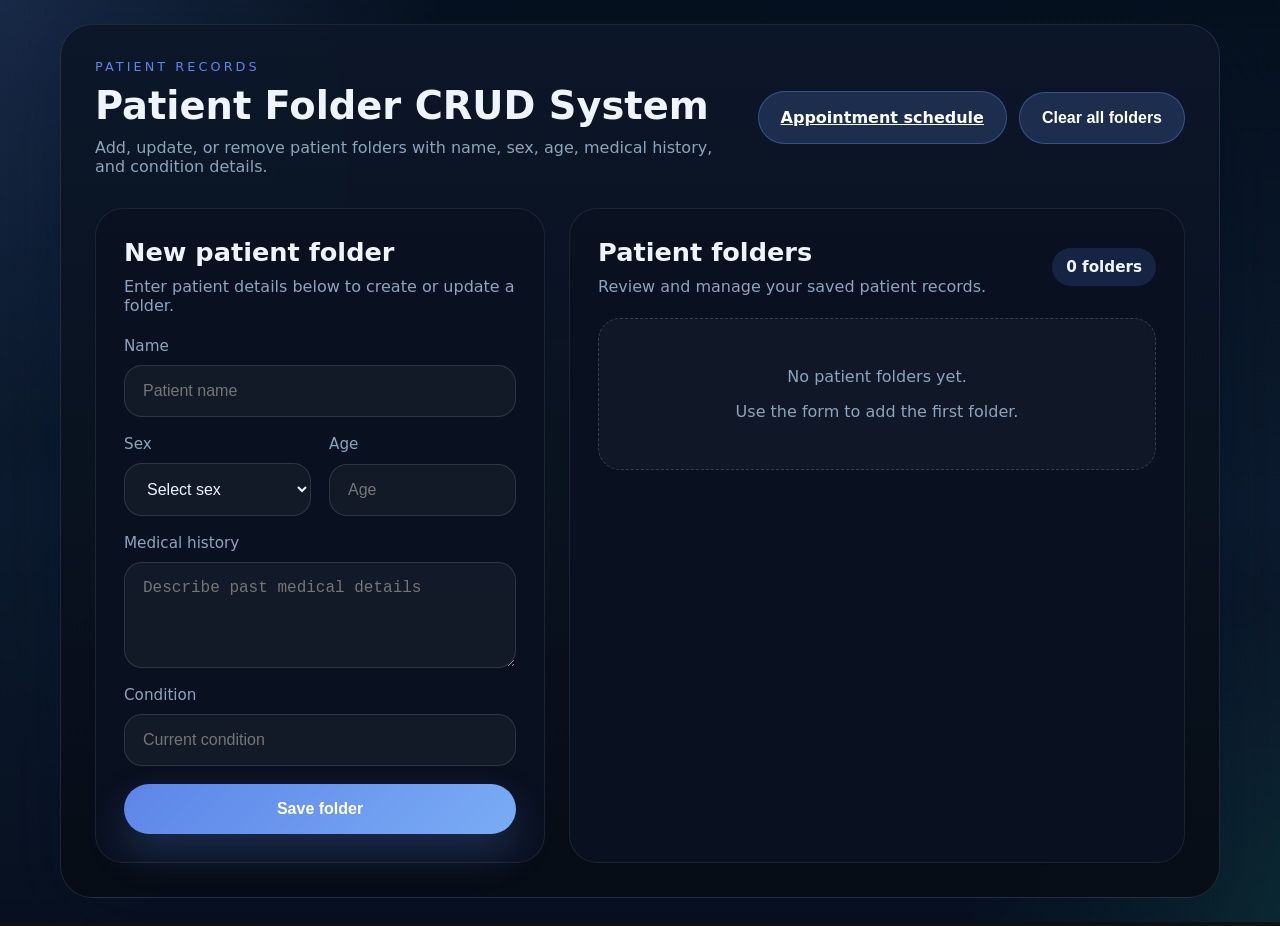
<file: index.html>
<!DOCTYPE html>
<html lang="en">
<head>
    <meta charset="UTF-8">
    <meta name="viewport" content="width=device-width, initial-scale=1.0">
    <link rel="stylesheet" href="assets/css/style.css">
    <title>Patient Folder Manager</title>
</head>
<body>
    <main class="dashboard-page">
        <section class="app-card">
            <div class="page-header">
                <div>
                    <p class="eyebrow">Patient Records</p>
                    <h1>Patient Folder CRUD System</h1>
                    <p class="page-copy">Add, update, or remove patient folders with name, sex, age, medical history, and condition details.</p>
                </div>
                <div class="header-actions">
                    <a href="schedule.html" class="btn btn-secondary btn-inline">Appointment schedule</a>
                    <button id="clearAllBtn" class="btn btn-secondary btn-inline">Clear all folders</button>
                </div>
            </div>
            <div class="dashboard-grid">
                <aside class="panel panel-form">
                    <div class="panel-header">
                        <h2 id="formTitle">New patient folder</h2>
                        <p class="panel-copy">Enter patient details below to create or update a folder.</p>
                    </div>
                    <form id="patientForm" class="patient-form">
                        <div class="form-group">
                            <label for="patientName">Name</label>
                            <input id="patientName" name="name" type="text" placeholder="Patient name" required>
                        </div>
                        <div class="form-row">
                            <div class="form-group">
                                <label for="patientSex">Sex</label>
                                <select id="patientSex" name="sex" required>
                                    <option value="" disabled selected>Select sex</option>
                                    <option value="Female">Female</option>
                                    <option value="Male">Male</option>
                                    <option value="Other">Other</option>
                                </select>
                            </div>
                            <div class="form-group">
                                <label for="patientAge">Age</label>
                                <input id="patientAge" name="age" type="number" min="0" placeholder="Age" required>
                            </div>
                        </div>
                        <div class="form-group">
                            <label for="patientHistory">Medical history</label>
                            <textarea id="patientHistory" name="history" rows="4" placeholder="Describe past medical details" required></textarea>
                        </div>
                        <div class="form-group">
                            <label for="patientCondition">Condition</label>
                            <input id="patientCondition" name="condition" type="text" placeholder="Current condition" required>
                        </div>
                        <div class="form-actions">
                            <button type="submit" class="btn btn-primary">Save folder</button>
                            <button type="button" id="cancelEditBtn" class="btn btn-ghost hidden">Cancel edit</button>
                        </div>
                    </form>
                </aside>
                <section class="panel panel-list">
                    <div class="panel-header panel-list-header">
                        <div>
                            <h2>Patient folders</h2>
                            <p class="panel-copy">Review and manage your saved patient records.</p>
                        </div>
                        <span id="patientCount" class="badge">0 folders</span>
                    </div>
                    <div id="patientList" class="patient-list">
                        <div class="empty-state">
                            <p>No patient folders yet.</p>
                            <p>Use the form to add the first folder.</p>
                        </div>
                    </div>
                </section>
            </div>
        </section>
    </main>
    <script src="assets/scripts/script.js"></script>
</body>
</html>
</file>
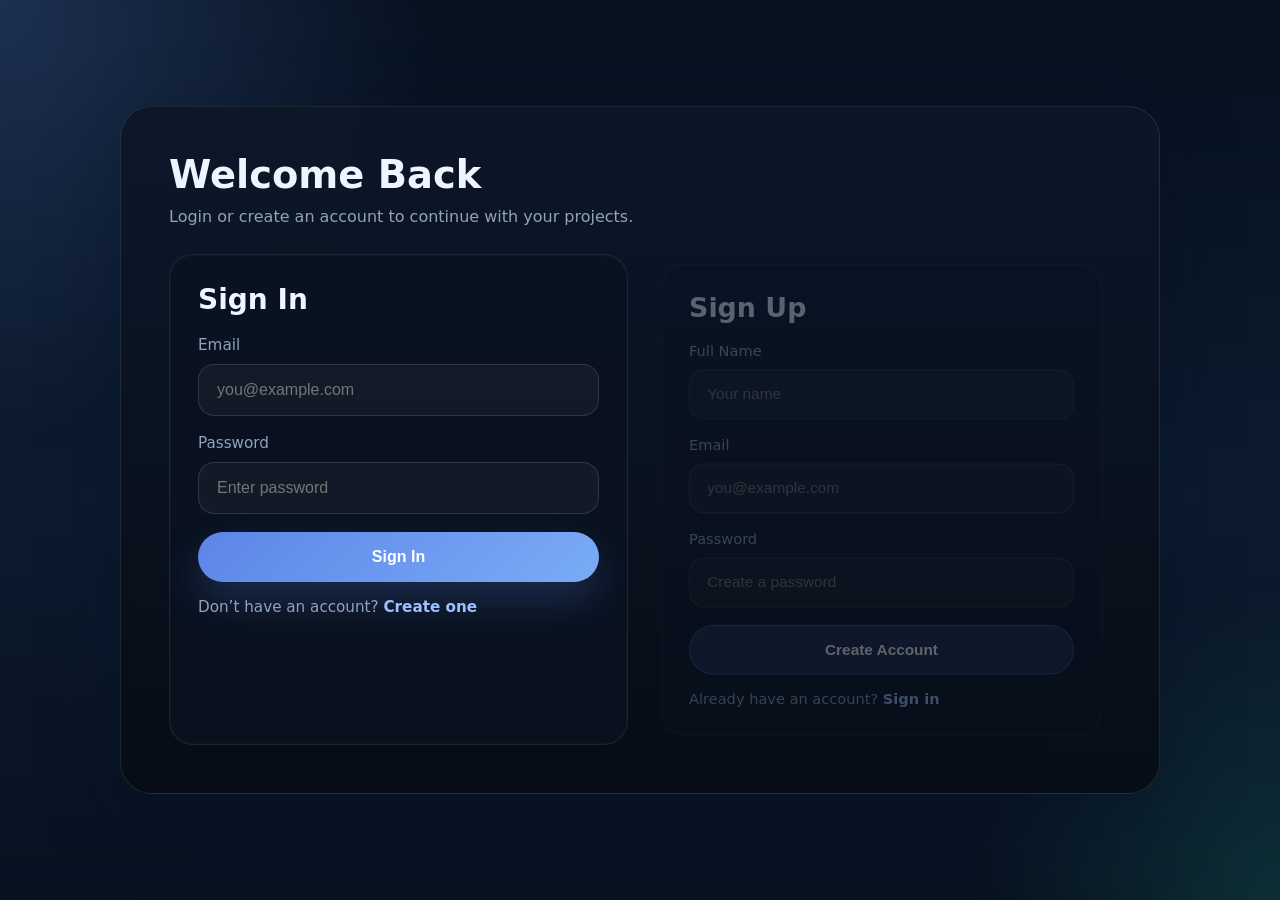
<file: authentication.html>
<!DOCTYPE html>
<html lang="en">
<head>
    <meta charset="UTF-8">
    <meta name="viewport" content="width=device-width, initial-scale=1.0">
    <link rel="stylesheet" href="assets/css/auth.css">
    <title>Sign In / Sign Up</title>
</head>
<body>
    <main class="auth-page">
        <section class="auth-card">
            <div class="auth-header">
                <h1>Welcome Back</h1>
                <p>Login or create an account to continue with your projects.</p>
            </div>
            <div class="auth-forms">
                <form class="auth-form auth-form--active" id="signInForm">
                    <h2>Sign In</h2>
                    <div class="input-group">
                        <label for="signin-email">Email</label>
                        <input id="signin-email" type="email" placeholder="you@example.com" required>
                    </div>
                    <div class="input-group">
                        <label for="signin-password">Password</label>
                        <input id="signin-password" type="password" placeholder="Enter password" required>
                    </div>
                    <button type="submit" class="btn btn-primary">Sign In
                        <a href="index.html"></a>
                    </button>
                    <p class="text-muted">Don’t have an account? <button type="button" class="link-button" id="showSignUp">Create one</button></p>
                </form>
                <form class="auth-form" id="signUpForm">
                    <h2>Sign Up</h2>
                    <div class="input-group">
                        <label for="signup-name">Full Name</label>
                        <input id="signup-name" type="text" placeholder="Your name" required>
                    </div>
                    <div class="input-group">
                        <label for="signup-email">Email</label>
                        <input id="signup-email" type="email" placeholder="you@example.com" required>
                    </div>
                    <div class="input-group">
                        <label for="signup-password">Password</label>
                        <input id="signup-password" type="password" placeholder="Create a password" required>
                    </div>
                    <button type="submit" class="btn btn-secondary">Create Account</button>
                    <p class="text-muted">Already have an account? <button type="button" class="link-button" id="showSignIn">Sign in</button></p>
                </form>
            </div>
        </section>
    </main>
    <script src="assets/scripts/auth.js"></script>
</body>
</html>
</file>
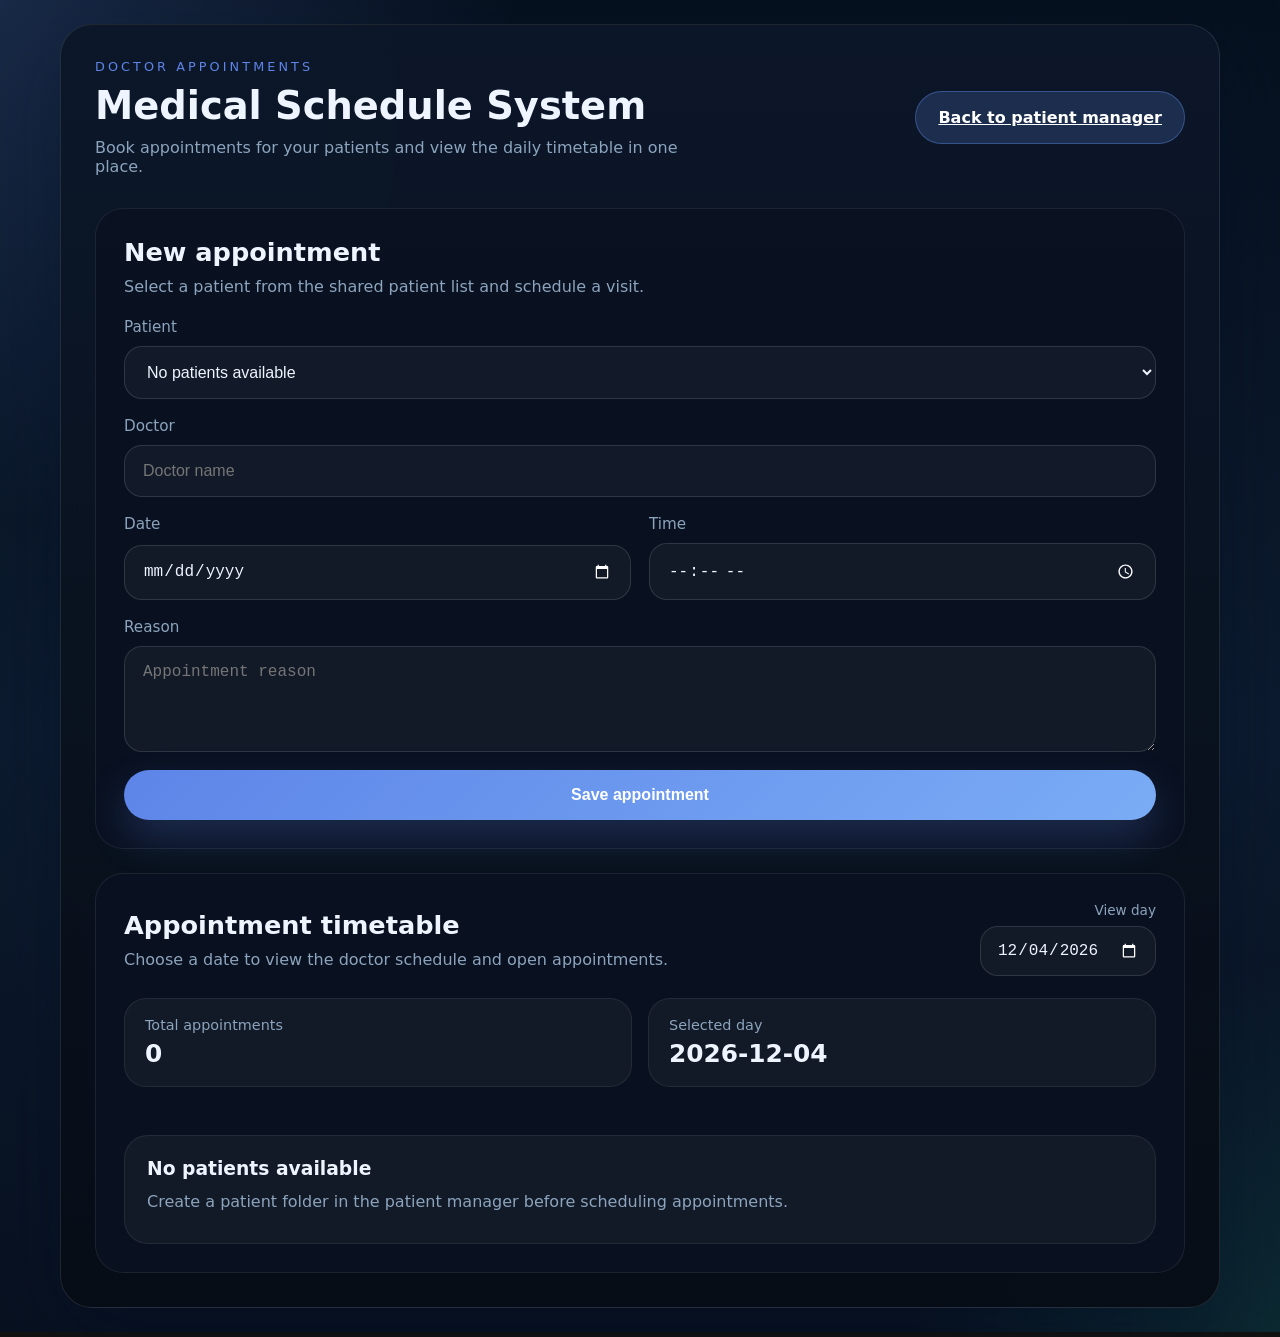
<file: schedule.html>
<!DOCTYPE html>
<html lang="en">
<head>
    <meta charset="UTF-8">
    <meta name="viewport" content="width=device-width, initial-scale=1.0">
    <link rel="stylesheet" href="assets/css/schedule.css">
    <title>Appointment Scheduler</title>
</head>
<body>
    <main class="schedule-page">
        <section class="app-card">
            <div class="page-header">
                <div>
                    <p class="eyebrow">Doctor Appointments</p>
                    <h1>Medical Schedule System</h1>
                    <p class="page-copy">Book appointments for your patients and view the daily timetable in one place.</p>
                </div>
                <div class="header-actions">
                    <a href="index.html" class="btn btn-secondary btn-inline">Back to patient manager</a>
                </div>
            </div>
            <div class="dashboard-grid">
                <aside class="panel panel-form">
                    <div class="panel-header">
                        <h2 id="scheduleFormTitle">New appointment</h2>
                        <p class="panel-copy">Select a patient from the shared patient list and schedule a visit.</p>
                    </div>
                    <form id="appointmentForm" class="appointment-form">
                        <div class="form-group">
                            <label for="appointmentPatient">Patient</label>
                            <select id="appointmentPatient" name="patient" required>
                                <option value="" disabled selected>Select patient</option>
                            </select>
                        </div>
                        <div class="form-group">
                            <label for="appointmentDoctor">Doctor</label>
                            <input id="appointmentDoctor" name="doctor" type="text" placeholder="Doctor name" required>
                        </div>
                        <div class="form-row">
                            <div class="form-group">
                                <label for="appointmentDate">Date</label>
                                <input id="appointmentDate" name="date" type="date" required>
                            </div>
                            <div class="form-group">
                                <label for="appointmentTime">Time</label>
                                <input id="appointmentTime" name="time" type="time" min="08:00" max="18:00" required>
                            </div>
                        </div>
                        <div class="form-group">
                            <label for="appointmentReason">Reason</label>
                            <textarea id="appointmentReason" name="reason" rows="4" placeholder="Appointment reason" required></textarea>
                        </div>
                        <div class="form-actions">
                            <button type="submit" class="btn btn-primary">Save appointment</button>
                            <button type="button" id="cancelScheduleEditBtn" class="btn btn-ghost hidden">Cancel edit</button>
                        </div>
                    </form>
                </aside>
                <section class="panel panel-list">
                    <div class="panel-header panel-list-header">
                        <div>
                            <h2>Appointment timetable</h2>
                            <p class="panel-copy">Choose a date to view the doctor schedule and open appointments.</p>
                        </div>
                        <div class="schedule-picker">
                            <label for="viewDate">View day</label>
                            <input id="viewDate" type="date">
                        </div>
                    </div>
                    <div class="schedule-summary">
                        <div class="schedule-card">
                            <span class="schedule-label">Total appointments</span>
                            <strong id="appointmentCount">0</strong>
                        </div>
                        <div class="schedule-card">
                            <span class="schedule-label">Selected day</span>
                            <strong id="selectedDay">-</strong>
                        </div>
                    </div>
                    <div id="timetable" class="timetable"></div>
                    <div id="appointmentList" class="appointment-list"></div>
                </section>
            </div>
        </section>
    </main>
    <script src="assets/scripts/schedule.js"></script>
</body>
</html>
</file>
<file: assets/css/style.css>
:root {
  color-scheme: dark;
  --bg: #081120;
  --surface: rgba(13, 23, 41, 0.94);
  --surface-soft: rgba(20, 35, 60, 0.96);
  --accent: #6c9cff;
  --accent-soft: #5d85e8;
  --text: #eef5ff;
  --muted: #8ca4bd;
  --border: rgba(255, 255, 255, 0.12);
  --shadow: 0 24px 80px rgba(1, 14, 38, 0.35);
}

* {
  box-sizing: border-box;
}

html,
body {
  margin: 0;
  min-height: 100%;
  font-family: Inter, system-ui, -apple-system, BlinkMacSystemFont, "Segoe UI", sans-serif;
  background: radial-gradient(circle at top left, rgba(108, 156, 255, 0.18), transparent 28%),
    radial-gradient(circle at bottom right, rgba(44, 255, 206, 0.10), transparent 20%),
    linear-gradient(180deg, #06111f 0%, #0c1b2f 55%, #081120 100%);
  color: var(--text);
}

body {
  display: grid;
  place-items: center;
  min-height: 100vh;
  padding: 24px;
}

.dashboard-page {
  width: min(100%, 1160px);
}

.app-card {
  position: relative;
  overflow: hidden;
  border: 1px solid rgba(255, 255, 255, 0.1);
  border-radius: 32px;
  background: linear-gradient(180deg, rgba(12, 23, 41, 0.96), rgba(7, 13, 22, 0.96));
  box-shadow: var(--shadow);
  backdrop-filter: blur(18px);
  padding: 34px;
}

.page-header {
  display: flex;
  flex-wrap: wrap;
  justify-content: space-between;
  gap: 18px;
  align-items: center;
  margin-bottom: 32px;
}

.eyebrow {
  margin: 0 0 12px;
  text-transform: uppercase;
  letter-spacing: 0.24em;
  color: var(--accent-soft);
  font-size: 0.8rem;
}

.page-header h1 {
  margin: 0;
  font-size: clamp(2rem, 3vw, 2.8rem);
  line-height: 1.05;
}

.page-copy {
  margin: 12px 0 0;
  color: var(--muted);
  max-width: 620px;
}

.dashboard-grid {
  display: grid;
  gap: 24px;
}

.panel {
  background: rgba(10, 18, 33, 0.82);
  border: 1px solid rgba(255, 255, 255, 0.08);
  border-radius: 28px;
  padding: 28px;
}

.panel-header {
  margin-bottom: 22px;
}

.panel-header h2 {
  margin: 0;
  font-size: 1.6rem;
}

.panel-copy {
  margin: 10px 0 0;
  color: var(--muted);
}

.panel-list-header {
  display: flex;
  justify-content: space-between;
  gap: 16px;
  align-items: center;
}

.badge {
  display: inline-flex;
  align-items: center;
  padding: 10px 14px;
  border-radius: 999px;
  background: rgba(93, 133, 232, 0.16);
  color: var(--text);
  font-size: 0.95rem;
  font-weight: 600;
}

.patient-form {
  display: grid;
  gap: 18px;
}

.form-group {
  display: grid;
  gap: 10px;
}

.form-row {
  display: grid;
  gap: 18px;
  grid-template-columns: 1fr 1fr;
}

.form-group label {
  color: var(--muted);
  font-size: 0.95rem;
}

.form-group input,
.form-group select,
.form-group textarea {
  width: 100%;
  border-radius: 18px;
  border: 1px solid var(--border);
  background: rgba(255, 255, 255, 0.04);
  color: var(--text);
  padding: 16px 18px;
  font-size: 1rem;
  outline: none;
  transition: border-color 0.2s ease, transform 0.2s ease;
}

.form-group input:focus,
.form-group select:focus,
.form-group textarea:focus {
  border-color: rgba(108, 156, 255, 0.8);
  transform: translateY(-1px);
}

.form-actions {
  display: flex;
  flex-wrap: wrap;
  gap: 14px;
}

.btn {
  width: 100%;
  border: none;
  border-radius: 999px;
  padding: 16px 22px;
  font-size: 1rem;
  font-weight: 600;
  cursor: pointer;
  transition: transform 0.2s ease, box-shadow 0.2s ease, background-color 0.2s ease;
}

.btn-inline {
  width: auto;
}

.btn-primary {
  color: #fff;
  background: linear-gradient(135deg, #5d85e8, #7aacf5);
  box-shadow: 0 18px 40px rgba(93, 133, 232, 0.24);
}

.btn-secondary {
  color: #fff;
  background: rgba(108, 156, 255, 0.18);
  border: 1px solid rgba(108, 156, 255, 0.35);
}

.btn:hover {
  transform: translateY(-1px);
}

.header-actions {
  display: flex;
  flex-wrap: wrap;
  gap: 12px;
  justify-content: flex-end;
  align-items: center;
}

.btn-ghost {
  color: var(--text);
  background: rgba(255, 255, 255, 0.06);
  border: 1px solid rgba(255, 255, 255, 0.1);
}

.hidden {
  display: none !important;
}

.patient-list {
  display: grid;
  gap: 18px;
}

.empty-state {
  border: 1px dashed rgba(255, 255, 255, 0.16);
  border-radius: 22px;
  padding: 32px;
  text-align: center;
  color: var(--muted);
  background: rgba(255, 255, 255, 0.03);
}

.patient-card {
  display: grid;
  gap: 18px;
  padding: 24px;
  border-radius: 24px;
  background: rgba(255, 255, 255, 0.04);
  border: 1px solid rgba(255, 255, 255, 0.08);
}

.patient-card-header {
  display: flex;
  justify-content: space-between;
  gap: 16px;
  flex-wrap: wrap;
  align-items: flex-start;
}

.patient-title {
  margin: 0;
  font-size: 1.15rem;
}

.patient-meta {
  display: flex;
  flex-wrap: wrap;
  gap: 10px;
}

.patient-meta span {
  display: inline-flex;
  align-items: center;
  gap: 8px;
  padding: 8px 12px;
  border-radius: 999px;
  background: rgba(108, 156, 255, 0.12);
  color: var(--text);
  font-size: 0.9rem;
}

.patient-content {
  display: grid;
  gap: 12px;
}

.patient-content p {
  margin: 0;
  color: var(--muted);
  line-height: 1.6;
}

.patient-actions {
  display: flex;
  gap: 12px;
  flex-wrap: wrap;
}

.tag {
  display: inline-flex;
  align-items: center;
  gap: 8px;
  padding: 10px 14px;
  border-radius: 999px;
  background: rgba(93, 133, 232, 0.16);
  color: var(--text);
  font-size: 0.9rem;
}

.card-button {
  flex: 1 1 auto;
  min-width: 120px;
  padding: 14px 18px;
  border-radius: 16px;
  border: 1px solid rgba(255, 255, 255, 0.1);
  background: rgba(255, 255, 255, 0.04);
  color: var(--text);
  font-weight: 600;
  cursor: pointer;
}

.card-button.delete {
  border-color: rgba(255, 97, 112, 0.28);
  background: rgba(255, 97, 112, 0.12);
}

.card-button:hover {
  transform: translateY(-1px);
}

@media (min-width: 900px) {
  .dashboard-grid {
    grid-template-columns: 0.95fr 1.3fr;
  }
}

@media (max-width: 780px) {
  .dashboard-grid {
    display: grid;
  }

  .form-row {
    grid-template-columns: 1fr;
  }
}

@media (max-width: 520px) {
  .app-card {
    padding: 22px;
  }

  .page-header {
    align-items: stretch;
  }
}
</file>
<file: assets/css/auth.css>
:root {
  color-scheme: dark;
  --bg: #081120;
  --surface: rgba(13, 23, 41, 0.92);
  --surface-soft: rgba(20, 35, 60, 0.95);
  --accent: #6c9cff;
  --accent-soft: #5d85e8;
  --text: #eef5ff;
  --muted: #8ca4bd;
  --border: rgba(255, 255, 255, 0.12);
  --shadow: 0 24px 80px rgba(1, 14, 38, 0.35);
}

* {
  box-sizing: border-box;
}

html,
body {
  margin: 0;
  min-height: 100%;
  font-family: Inter, system-ui, -apple-system, BlinkMacSystemFont, "Segoe UI", sans-serif;
  background: radial-gradient(circle at top left, rgba(108, 156, 255, 0.22), transparent 28%),
    radial-gradient(circle at bottom right, rgba(44, 255, 206, 0.12), transparent 20%),
    linear-gradient(180deg, #06111f 0%, #0c1b2f 55%, #081120 100%);
  color: var(--text);
}

body {
  display: grid;
  place-items: center;
  min-height: 100vh;
  padding: 24px;
}

.auth-page {
  width: min(100%, 1040px);
}

.auth-card {
  position: relative;
  overflow: hidden;
  border: 1px solid rgba(255, 255, 255, 0.1);
  border-radius: 32px;
  background: linear-gradient(180deg, rgba(12, 23, 41, 0.96), rgba(7, 13, 22, 0.96));
  box-shadow: var(--shadow);
  backdrop-filter: blur(18px);
  padding: 36px;
}

.auth-header {
  max-width: 520px;
  margin-bottom: 28px;
}

.auth-header h1 {
  margin: 0 0 12px;
  font-size: clamp(2rem, 3vw, 3rem);
  line-height: 1.05;
}

.auth-header p {
  margin: 0;
  color: var(--muted);
  font-size: 1rem;
}

.auth-forms {
  display: grid;
  gap: 24px;
}

.auth-form {
  display: none;
  width: 100%;
  padding: 28px;
  border-radius: 24px;
  background: rgba(10, 18, 33, 0.84);
  border: 1px solid rgba(255, 255, 255, 0.08);
  box-shadow: inset 0 0 0 1px rgba(255, 255, 255, 0.02);
}

.auth-form--active {
  display: block;
}

.auth-form h2 {
  margin: 0 0 20px;
  font-size: 1.75rem;
}

.input-group {
  display: grid;
  gap: 10px;
  margin-bottom: 18px;
}

.input-group label {
  font-size: 0.95rem;
  color: var(--muted);
}

.input-group input {
  width: 100%;
  border-radius: 16px;
  border: 1px solid var(--border);
  background: rgba(255, 255, 255, 0.04);
  color: var(--text);
  padding: 16px 18px;
  font-size: 1rem;
  outline: none;
  transition: border-color 0.2s ease, transform 0.2s ease;
}

.input-group input:focus {
  border-color: rgba(108, 156, 255, 0.8);
  transform: translateY(-1px);
}

.btn {
  width: 100%;
  border: none;
  border-radius: 999px;
  padding: 16px 22px;
  font-size: 1rem;
  font-weight: 600;
  cursor: pointer;
  transition: transform 0.2s ease, box-shadow 0.2s ease, background-color 0.2s ease;
}

.btn-primary {
  color: #fff;
  background: linear-gradient(135deg, #5d85e8, #7aacf5);
  box-shadow: 0 18px 40px rgba(93, 133, 232, 0.24);
}

.btn-secondary {
  color: #fff;
  background: rgba(108, 156, 255, 0.18);
  border: 1px solid rgba(108, 156, 255, 0.35);
}

.btn:hover {
  transform: translateY(-1px);
}

.text-muted {
  margin: 16px 0 0;
  color: var(--muted);
  font-size: 0.95rem;
}

.link-button {
  all: unset;
  color: #9fbfff;
  cursor: pointer;
  font-weight: 600;
}

.link-button:hover {
  text-decoration: underline;
}

@media (min-width: 860px) {
  .auth-card {
    padding: 48px;
  }

  .auth-forms {
    grid-template-columns: 1fr 1fr;
  }

  .auth-form {
    display: block;
  }

  .auth-form:not(.auth-form--active) {
    opacity: 0.35;
    pointer-events: none;
    transform: scale(0.96);
  }
}

@media (max-width: 640px) {
  .auth-card {
    padding: 28px;
  }
}
</file>
<file: assets/css/schedule.css>
:root {
  color-scheme: dark;
  --bg: #081120;
  --surface: rgba(13, 23, 41, 0.94);
  --surface-soft: rgba(20, 35, 60, 0.96);
  --accent: #6c9cff;
  --accent-soft: #5d85e8;
  --text: #eef5ff;
  --muted: #8ca4bd;
  --border: rgba(255, 255, 255, 0.12);
  --shadow: 0 24px 80px rgba(1, 14, 38, 0.35);
}

* {
  box-sizing: border-box;
}

html,
body {
  margin: 0;
  min-height: 100%;
  font-family: Inter, system-ui, -apple-system, BlinkMacSystemFont, "Segoe UI", sans-serif;
  background: radial-gradient(circle at top left, rgba(108, 156, 255, 0.18), transparent 28%),
    radial-gradient(circle at bottom right, rgba(44, 255, 206, 0.10), transparent 20%),
    linear-gradient(180deg, #06111f 0%, #0c1b2f 55%, #081120 100%);
  color: var(--text);
}

body {
  display: grid;
  place-items: center;
  min-height: 100vh;
  padding: 24px;
}

.schedule-page {
  width: min(100%, 1160px);
}

.app-card {
  position: relative;
  overflow: hidden;
  border: 1px solid rgba(255, 255, 255, 0.1);
  border-radius: 32px;
  background: linear-gradient(180deg, rgba(12, 23, 41, 0.96), rgba(7, 13, 22, 0.96));
  box-shadow: var(--shadow);
  backdrop-filter: blur(18px);
  padding: 34px;
}

.page-header {
  display: flex;
  flex-wrap: wrap;
  justify-content: space-between;
  gap: 18px;
  align-items: center;
  margin-bottom: 32px;
}

.eyebrow {
  margin: 0 0 12px;
  text-transform: uppercase;
  letter-spacing: 0.24em;
  color: var(--accent-soft);
  font-size: 0.8rem;
}

.page-header h1 {
  margin: 0;
  font-size: clamp(2rem, 3vw, 2.8rem);
  line-height: 1.05;
}

.page-copy {
  margin: 12px 0 0;
  color: var(--muted);
  max-width: 620px;
}

.header-actions {
  display: flex;
  flex-wrap: wrap;
  gap: 12px;
  justify-content: flex-end;
  align-items: center;
}

.dashboard-grid {
  display: grid;
  gap: 24px;
}

.panel {
  background: rgba(10, 18, 33, 0.82);
  border: 1px solid rgba(255, 255, 255, 0.08);
  border-radius: 28px;
  padding: 28px;
}

.panel-header {
  margin-bottom: 22px;
}

.panel-header h2 {
  margin: 0;
  font-size: 1.6rem;
}

.panel-copy {
  margin: 10px 0 0;
  color: var(--muted);
}

.panel-list-header {
  display: flex;
  justify-content: space-between;
  gap: 16px;
  align-items: center;
}

.schedule-picker {
  display: grid;
  gap: 8px;
  text-align: right;
}

.schedule-picker label {
  color: var(--muted);
  font-size: 0.85rem;
}

.schedule-picker input {
  border-radius: 18px;
  border: 1px solid var(--border);
  background: rgba(255, 255, 255, 0.04);
  color: var(--text);
  padding: 14px 16px;
  font-size: 1rem;
}

.schedule-summary {
  display: grid;
  grid-template-columns: repeat(2, minmax(0, 1fr));
  gap: 16px;
  margin-bottom: 24px;
}

.schedule-card {
  border-radius: 22px;
  background: rgba(255, 255, 255, 0.04);
  border: 1px solid rgba(255, 255, 255, 0.08);
  padding: 18px 20px;
}

.schedule-label {
  display: block;
  color: var(--muted);
  font-size: 0.9rem;
  margin-bottom: 6px;
}

.schedule-card strong {
  font-size: 1.55rem;
}

.appointment-form {
  display: grid;
  gap: 18px;
}

.form-group {
  display: grid;
  gap: 10px;
}

.form-row {
  display: grid;
  gap: 18px;
  grid-template-columns: 1fr 1fr;
}

.form-group label {
  color: var(--muted);
  font-size: 0.95rem;
}

.form-group input,
.form-group select,
.form-group textarea {
  width: 100%;
  border-radius: 18px;
  border: 1px solid var(--border);
  background: rgba(255, 255, 255, 0.04);
  color: var(--text);
  padding: 16px 18px;
  font-size: 1rem;
  outline: none;
  transition: border-color 0.2s ease, transform 0.2s ease;
}

.form-group input:focus,
.form-group select:focus,
.form-group textarea:focus {
  border-color: rgba(108, 156, 255, 0.8);
  transform: translateY(-1px);
}

.form-actions {
  display: flex;
  flex-wrap: wrap;
  gap: 14px;
}

.btn {
  width: 100%;
  border: none;
  border-radius: 999px;
  padding: 16px 22px;
  font-size: 1rem;
  font-weight: 600;
  cursor: pointer;
  transition: transform 0.2s ease, box-shadow 0.2s ease, background-color 0.2s ease;
}

.btn-inline {
  width: auto;
}

.btn-primary {
  color: #fff;
  background: linear-gradient(135deg, #5d85e8, #7aacf5);
  box-shadow: 0 18px 40px rgba(93, 133, 232, 0.24);
}

.btn-secondary {
  color: #fff;
  background: rgba(108, 156, 255, 0.18);
  border: 1px solid rgba(108, 156, 255, 0.35);
}

.btn-ghost {
  color: var(--text);
  background: rgba(255, 255, 255, 0.06);
  border: 1px solid rgba(255, 255, 255, 0.1);
}

.btn:hover {
  transform: translateY(-1px);
}

.hidden {
  display: none !important;
}

.timetable {
  display: grid;
  gap: 14px;
}

.timetable-row,
.timetable-header {
  display: grid;
  grid-template-columns: 1.3fr 2fr 1.6fr 2.4fr;
  gap: 12px;
  align-items: center;
  padding: 16px 18px;
  border-radius: 20px;
  background: rgba(255, 255, 255, 0.03);
  border: 1px solid rgba(255, 255, 255, 0.08);
}

.timetable-header {
  font-size: 0.95rem;
  color: var(--muted);
  text-transform: uppercase;
  letter-spacing: 0.08em;
}

.timetable-row.free {
  opacity: 0.75;
}

.timetable-row.appointed {
  background: rgba(93, 133, 232, 0.12);
}

.timetable-row span {
  overflow: hidden;
  text-overflow: ellipsis;
  white-space: nowrap;
}

.appointment-list {
  display: grid;
  gap: 18px;
  margin-top: 24px;
}

.appointment-card {
  border-radius: 24px;
  background: rgba(255, 255, 255, 0.04);
  border: 1px solid rgba(255, 255, 255, 0.08);
  padding: 22px;
}

.appointment-card h3 {
  margin: 0 0 10px;
}

.appointment-card p {
  margin: 6px 0;
  color: var(--muted);
  line-height: 1.6;
}

.appointment-card-actions {
  margin-top: 16px;
  display: flex;
  gap: 12px;
  flex-wrap: wrap;
}

.appointment-card button {
  border: none;
  border-radius: 16px;
  background: rgba(255, 255, 255, 0.04);
  color: var(--text);
  padding: 12px 16px;
  cursor: pointer;
  transition: transform 0.2s ease;
}

.appointment-card button:hover {
  transform: translateY(-1px);
}

.appointment-card button.delete {
  background: rgba(255, 97, 112, 0.14);
  color: #ffb3be;
}

@media (max-width: 900px) {
  .dashboard-grid {
    grid-template-columns: 1fr;
  }

  .form-row {
    grid-template-columns: 1fr;
  }

  .timetable-row,
  .timetable-header {
    grid-template-columns: 1fr;
  }
}

@media (max-width: 640px) {
  .app-card {
    padding: 24px;
  }

  .page-header {
    align-items: stretch;
  }
}
</file>
